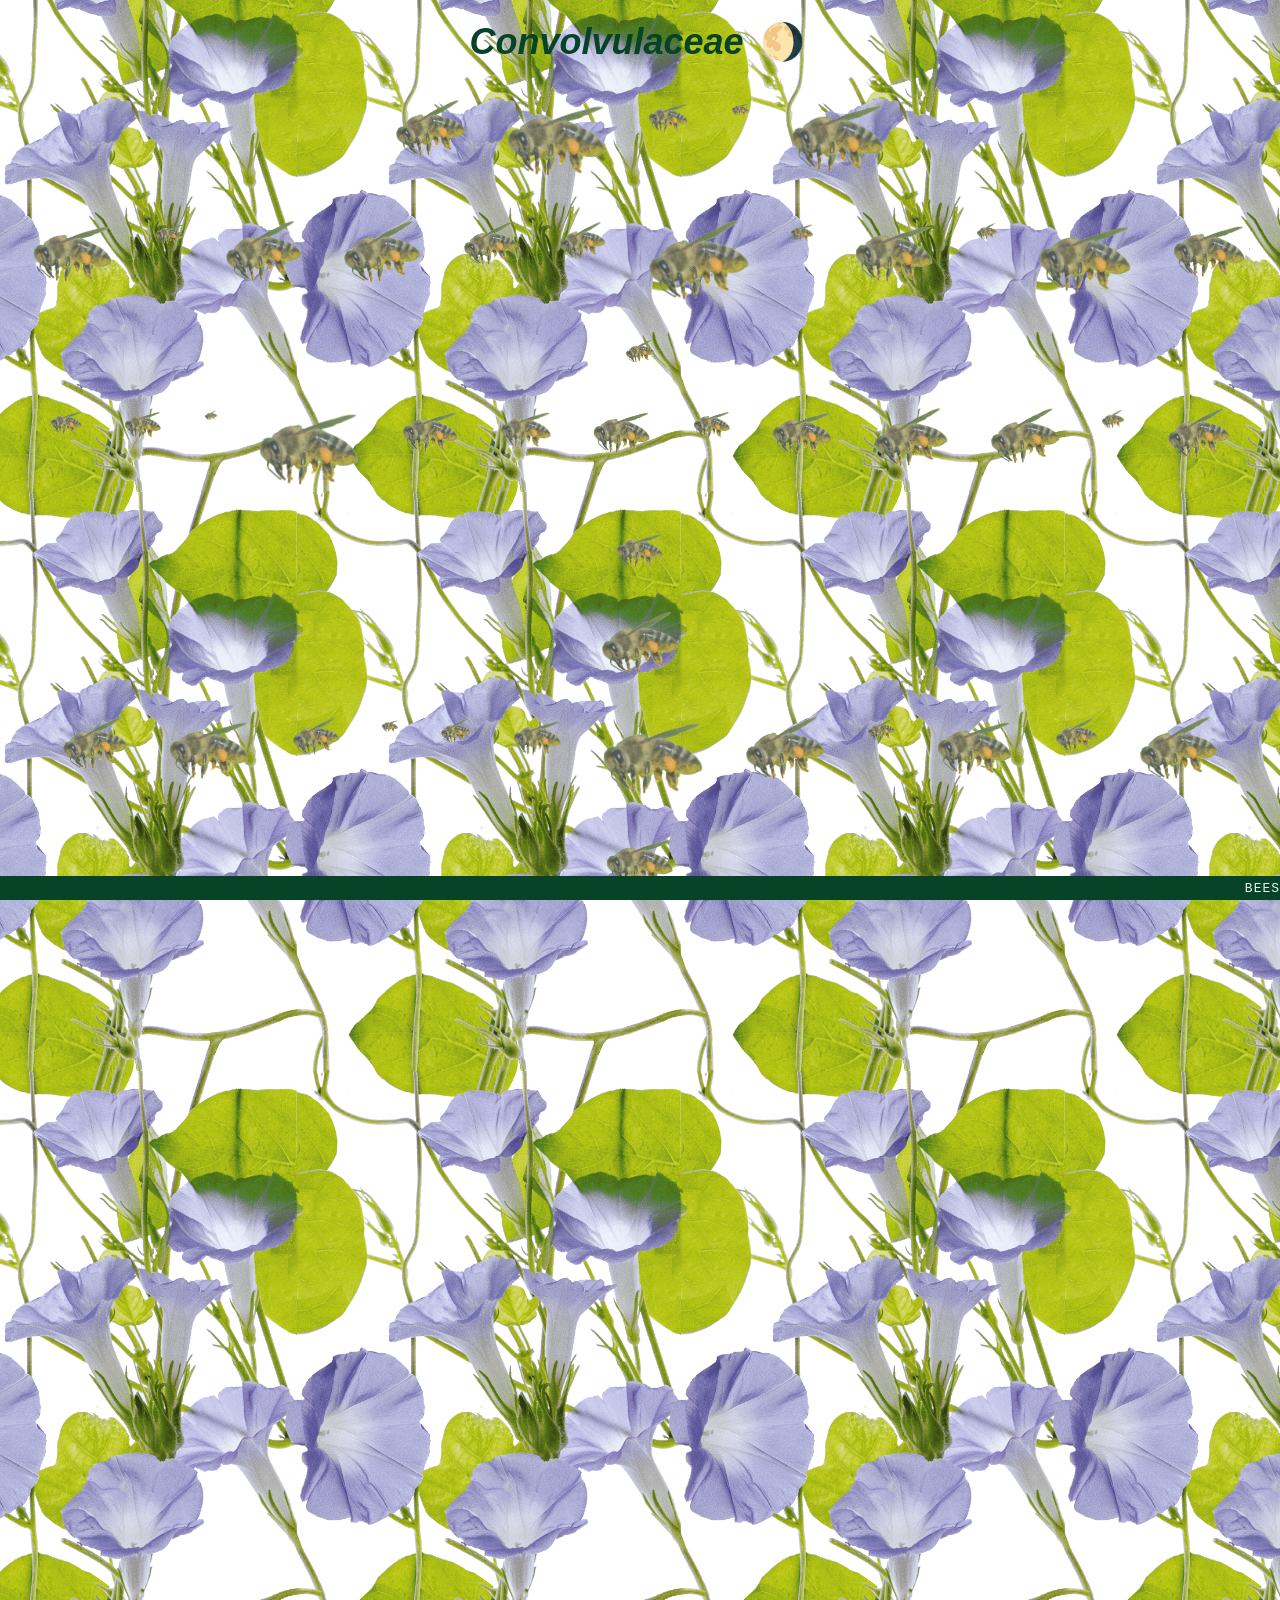
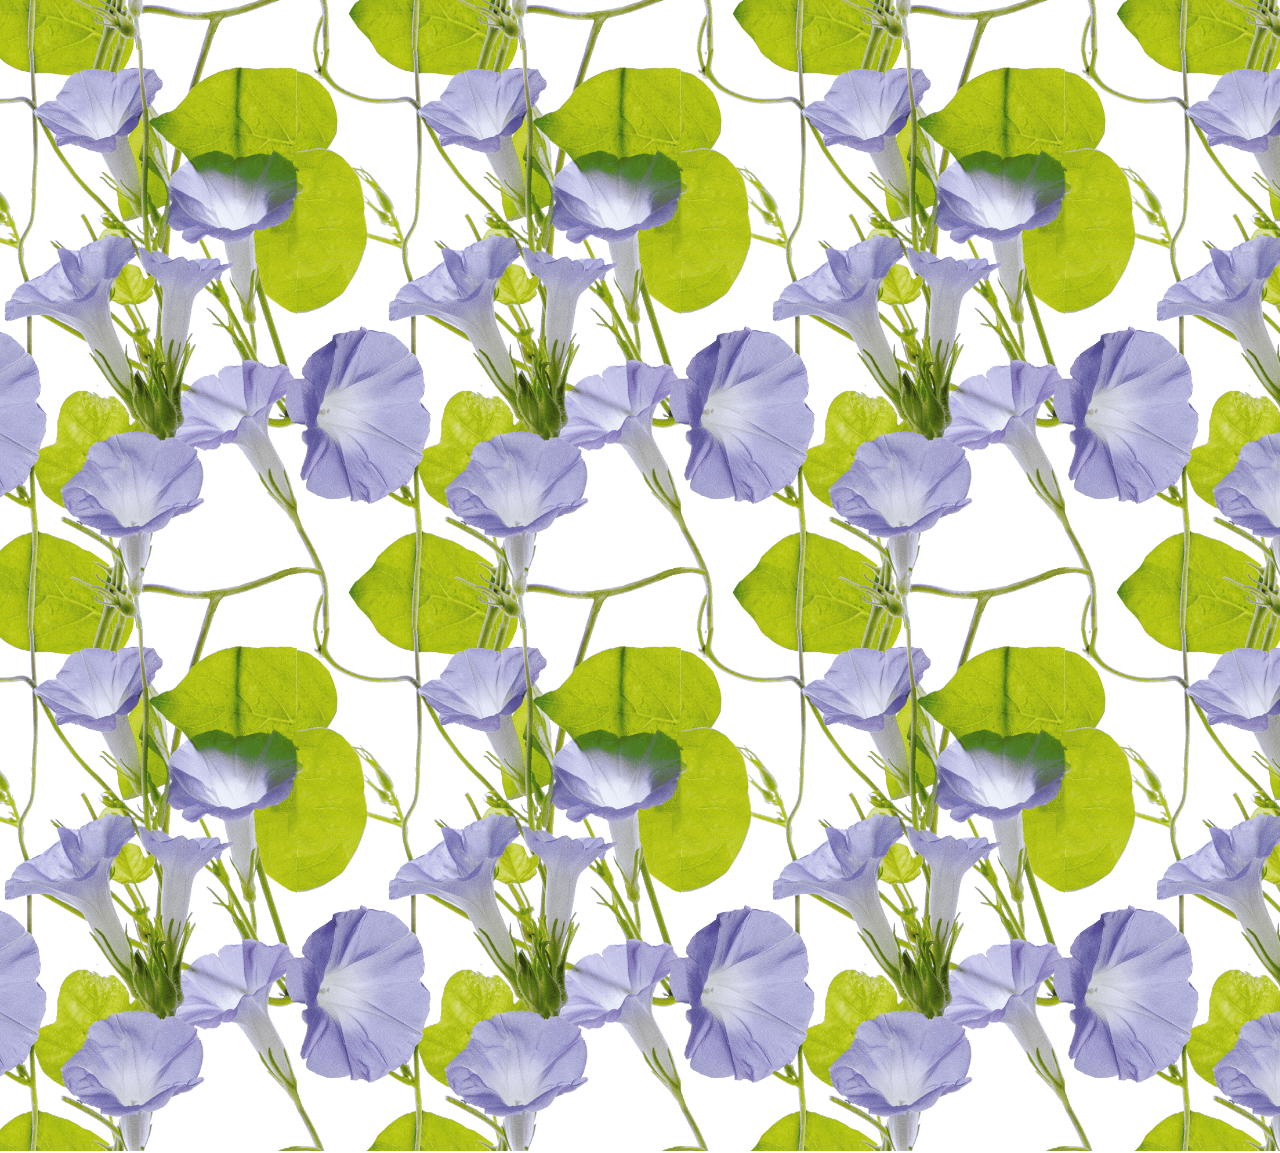
<file: index.html>
<!DOCTYPE html>
<html lang="en">

<head>
  <link rel="icon" type="image/x-icon" href="/public/favicon.ico">
  <meta http-equiv="content-type" content="text/html; charset=utf-8">
  <meta name="mobile-web-app-capable" content="yes" />
  <meta name="viewport" content="width=device-width, initial-scale=1.0">
  <title>Ethan's Website</title>
  <meta name="description" content="inspired by ribo.zone">
  <meta charset="UTF-8">
  <link href="./globals.css" rel="stylesheet" type="text/css" media="all">
</head>

<body>

  <div class="background"></div>

  <h1>
    Convolvulaceae
    <button class="toggle-button" onclick="toggleDarkMode()" title="toggle dark mode">🌖</button>
  </h1>

  <marquee class="marquee-bar" scrollamount="3">
    &nbsp;BEES 🐝🐝🐝 👑 🐝🐝🐝 👑 🐝🐝🐝 👑 🐝🐝🐝 👑 🐝🐝🐝 👑 🐝🐝🐝 !!!
  </marquee>

<div id="content-before-loading">
  <div id="sentinel"></div>
</div>

  <div id="loading-indicator" aria-label="loading">
    <span class="dot">.</span><span class="dot">.</span><span class="dot">.</span>
  </div>

  <script src="script.js"></script>
</body>

</html>
</file>
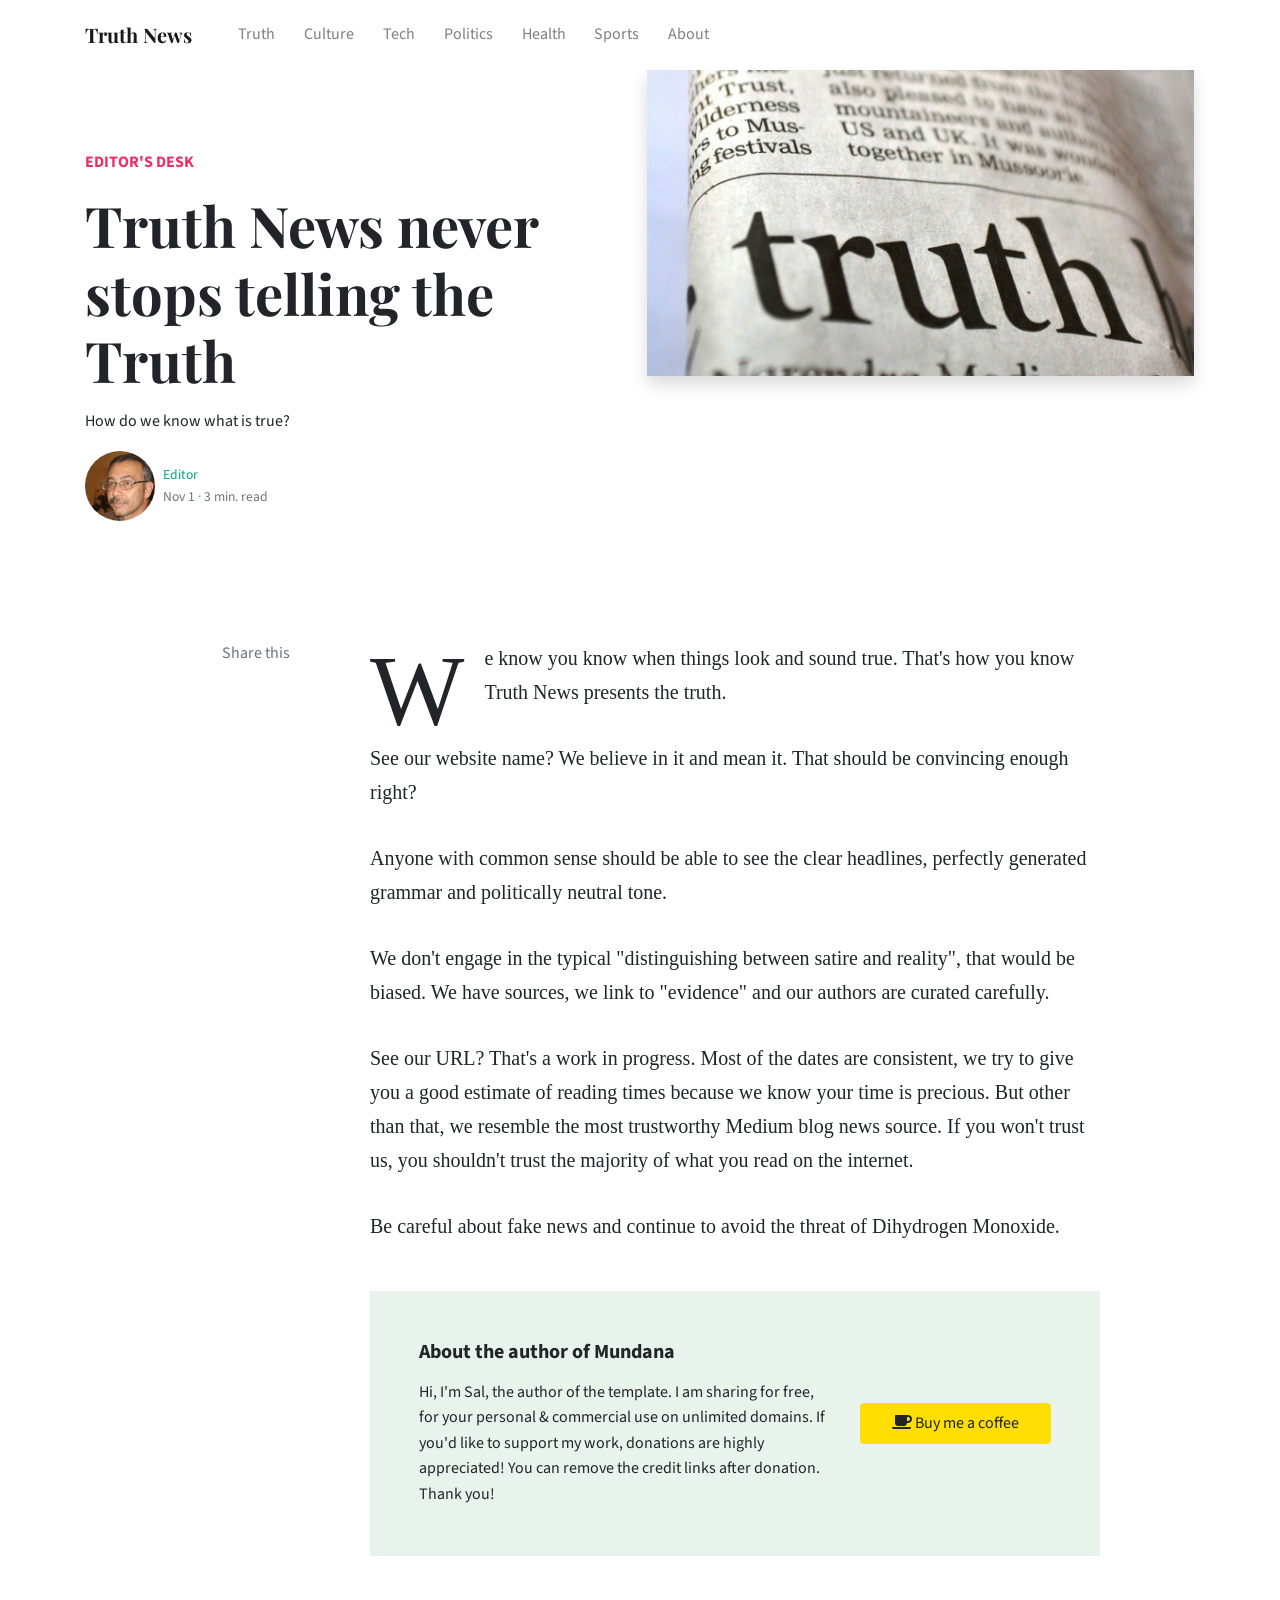
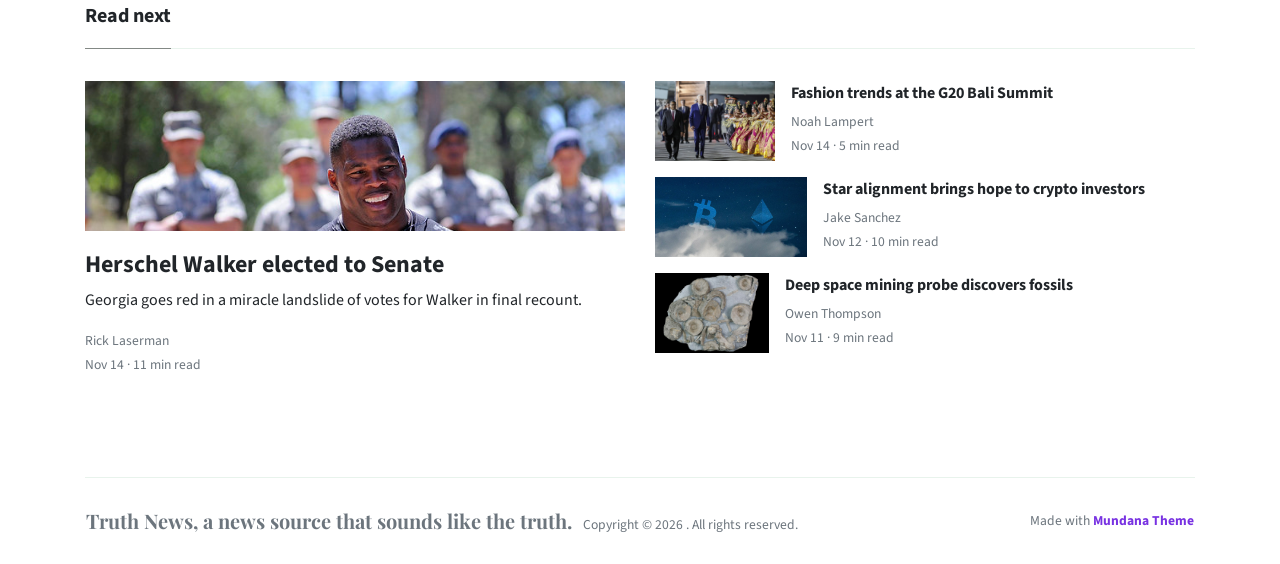
<file: about.html>
<!DOCTYPE html>
<html lang="en">
<head>
<meta charset="utf-8"/>
<link rel="apple-touch-icon" sizes="76x76" href="./assets/img/favicon.ico">
<link rel="icon" type="image/png" href="./assets/img/favicon.ico">
<meta http-equiv="X-UA-Compatible" content="IE=edge,chrome=1"/>
<title>Truth News</title>
<meta content='width=device-width, initial-scale=1.0, maximum-scale=1.0, user-scalable=0, shrink-to-fit=no' name='viewport'/>
<!-- Google Font -->
<link href="https://fonts.googleapis.com/css?family=Playfair+Display:400,700|Source+Sans+Pro:400,700" rel="stylesheet">
<!-- Font Awesome Icons -->
<link rel="stylesheet" href="https://use.fontawesome.com/releases/v5.3.1/css/all.css" integrity="sha384-mzrmE5qonljUremFsqc01SB46JvROS7bZs3IO2EmfFsd15uHvIt+Y8vEf7N7fWAU" crossorigin="anonymous">
<!-- Main CSS -->
<link href="./assets/css/main.css" rel="stylesheet"/>
</head>
<body>
<!--------------------------------------
NAVBAR
--------------------------------------->
<nav class="topnav navbar navbar-expand-lg navbar-light bg-white fixed-top">
<div class="container">
	<a class="navbar-brand" href="./index.html"><strong>Truth News</strong></a>
	<button class="navbar-toggler collapsed" type="button" data-toggle="collapse" data-target="#navbarColor02" aria-controls="navbarColor02" aria-expanded="false" aria-label="Toggle navigation">
	<span class="navbar-toggler-icon"></span>
	</button>
	<div class="navbar-collapse collapse" id="navbarColor02" style="">
		<ul class="navbar-nav mr-auto d-flex align-items-center">
			<li class="nav-item">
			<a class="nav-link" href="./index.html">Truth <span class="sr-only">(current)</span></a>
			</li>
			<li class="nav-item">
			<a class="nav-link" href="./article.html">Culture</a>
			</li>
			<li class="nav-item">
			<a class="nav-link" href="./article.html">Tech</a>
			</li>
			<li class="nav-item">
			<a class="nav-link" href="./article.html">Politics</a>
			</li>
			<li class="nav-item">
			<a class="nav-link" href="./article.html">Health</a>
			</li>
			<li class="nav-item">
			<a class="nav-link" href="./article.html">Sports</a>
			</li>            
			<li class="nav-item">
			<a class="nav-link" href="./about.html">About</a>
			</li>
		</ul>
	</div>
</div>
</nav>
<!-- End Navbar -->
    
    
<!--------------------------------------
HEADER
--------------------------------------->
<div class="container">
	<div class="jumbotron jumbotron-fluid mb-3 pl-0 pt-0 pb-0 bg-white position-relative">
		<div class="h-100 tofront">
			<div class="row justify-content-between">
				<div class="col-md-6 pt-6 pb-6 pr-6 align-self-center">
					<p class="text-uppercase font-weight-bold">
						<a class="text-danger" href="#">Editor's Desk</a>
					</p>
					<h1 class="display-4 secondfont mb-3 font-weight-bold">Truth News never stops telling the Truth</h1>
					<p class="mb-3">
						 How do we know what is true?
					</p>
					<div class="d-flex align-items-center">
                        <a target="_blank" href="https://thispersondoesnotexist.com/"><img class="rounded-circle" src="assets/img/demo/avatar2.jpg" width="70"></a>
                        <small class="ml-2"><a target="_blank" href="https://thispersondoesnotexist.com/">Editor</a> <span class="text-muted d-block">Nov 1 &middot; 3 min. read</span>
						</small>
					</div>
				</div>
				<div class="col-md-6 pr-0">
					<img src="./assets/img/demo/home.jpg" class="shadow">
				</div>
			</div>
		</div>
	</div>
</div>
<!-- End Header -->
    
<!--------------------------------------
MAIN
--------------------------------------->    
<div class="container pt-4 pb-4">
	<div class="row justify-content-center">
		<div class="col-lg-2 pr-4 mb-4 col-md-12 text-center">
			<div class="sticky-top text-center">
				<div class="text-muted">
					Share this
				</div>
				<div class="share d-inline-block">
					<!-- AddToAny BEGIN -->
					<div class="a2a_kit a2a_kit_size_32 a2a_default_style">
						<a class="a2a_dd" href="https://www.addtoany.com/share"></a>
						<a class="a2a_button_facebook"></a>
						<a class="a2a_button_twitter"></a>
					</div>
					<script async src="https://static.addtoany.com/menu/page.js"></script>
					<!-- AddToAny END -->
				</div>
			</div>
		</div>
		<div class="col-md-12 col-lg-8">
			<article class="article-post">
			<p>
                We know you know when things look and sound true. That's how you know Truth News presents the truth.
			</p>
			<p>
				 See our website name? We believe in it and mean it. That should be convincing enough right?
			<p>
				 Anyone with common sense should be able to see the clear headlines, perfectly generated grammar and politically neutral tone.
			</p>
			<p>
				We don't engage in the typical "distinguishing between satire and reality", that would be biased. We have sources, we link to "evidence" and our authors are curated carefully.
			</p>
			<p>
				See our URL? That's a work in progress. Most of the dates are consistent, we try to give you a good estimate of reading times because we know your time is precious. But other than that, we resemble the most trustworthy Medium blog news source. If you won't trust us, you shouldn't trust the majority of what you read on the internet.
			</p>
			<p>
				Be careful about fake news and continue to avoid the threat of Dihydrogen Monoxide.
			</p>
			</article>
			<div class="border p-5 bg-lightblue mt-5">
				<div class="row justify-content-between align-items-center">
					<div class="col-md-8 mb-2 mb-md-0">
						<h5 class="font-weight-bold mb-3">About the author of Mundana</h5>
						 Hi, I'm Sal, the author of the template. I am sharing for free, for your personal &amp; commercial use on unlimited domains. If you'd like to support my work, donations are highly appreciated! You can remove the credit links after donation. Thank you!
					</div>
					<div class="col-md-4">
						<a target="_blank" href="https://www.buymeacoffee.com/sal" class="btn btn-warning btn-block"><i class="fa fa-coffee"></i> Buy me a coffee</a>
					</div>
				</div>
			</div>
		</div>
	</div>
</div>
    
<div class="container pt-4 pb-4">
	<h5 class="font-weight-bold spanborder"><span>Read next</span></h5>
	<div class="row">
		<div class="col-lg-6">
			<div class="card border-0 mb-4 box-shadow h-xl-300">
				<div style="background-image: url(./assets/img/demo/1.jpg); height: 150px; background-size: cover; background-repeat: no-repeat;">
				</div>
				<div class="card-body px-0 pb-0 d-flex flex-column align-items-start">
					<h2 class="h4 font-weight-bold">
					<a class="text-dark" href="#">Herschel Walker elected to Senate</a>
					</h2>
					<p class="card-text">
						Georgia goes red in a miracle landslide of votes for Walker in final recount.
					</p>
					<div>
						<small class="d-block"><a class="text-muted" href="https://thispersondoesnotexist.com/">Rick Laserman</a></small>
						<small class="text-muted">Nov 14 · 11 min read</small>
					</div>
				</div>
			</div>
		</div>
		<div class="col-lg-6">
			<div class="flex-md-row mb-4 box-shadow h-xl-300">
				<div class="mb-3 d-flex align-items-center">
					<img height="80" src="./assets/img/demo/blog4.jpg">
					<div class="pl-3">
						<h2 class="mb-2 h6 font-weight-bold">
						<a class="text-dark" href="./article.html">Fashion trends at the G20 Bali Summit</a>
						</h2>
						<div class="card-text text-muted small">
							Noah Lampert 
						</div>
						<small class="text-muted">Nov 14 · 5 min read</small>
					</div>
				</div>
				<div class="mb-3 d-flex align-items-center">
					<img height="80" src="./assets/img/demo/blog5.jpg">
					<div class="pl-3">
						<h2 class="mb-2 h6 font-weight-bold">
						<a class="text-dark" href="./article.html">Star alignment brings hope to crypto investors</a>
						</h2>
						<div class="card-text text-muted small">
							Jake Sanchez 
						</div>
						<small class="text-muted">Nov 12 · 10 min read</small>
					</div>
				</div>
				<div class="mb-3 d-flex align-items-center">
					<img height="80" src="./assets/img/demo/blog6.jpg">
					<div class="pl-3">
						<h2 class="mb-2 h6 font-weight-bold">
						<a class="text-dark" href="./article.html">Deep space mining probe discovers fossils</a>
						</h2>
						<div class="card-text text-muted small">
							Owen Thompson 
						</div>
						<small class="text-muted">Nov 11 · 9 min read</small>
					</div>
				</div>
			</div>
		</div>
	</div>
</div>
<!-- End Main -->
    
<!--------------------------------------
FOOTER
--------------------------------------->
<div class="container mt-5">
	<footer class="bg-white border-top p-3 text-muted small">
	<div class="row align-items-center justify-content-between">
		<div>
            <span class="navbar-brand mr-2"><strong>Truth News, a news source that sounds like the truth.</strong></span> Copyright &copy;
			<script>document.write(new Date().getFullYear())</script>
			 . All rights reserved.
		</div>
		<div>
			Made with <a target="_blank" class="text-secondary font-weight-bold" href="https://www.wowthemes.net/mundana-free-html-bootstrap-template/">Mundana Theme</a>
		</div>
	</div>
	</footer>
</div>
<!-- End Footer -->
    
<!--------------------------------------
JAVASCRIPTS
--------------------------------------->
<script src="./assets/js/vendor/jquery.min.js" type="text/javascript"></script>
<script src="./assets/js/vendor/popper.min.js" type="text/javascript"></script>
<script src="./assets/js/vendor/bootstrap.min.js" type="text/javascript"></script>
<script src="./assets/js/functions.js" type="text/javascript"></script>
</body>
</html>
</file>
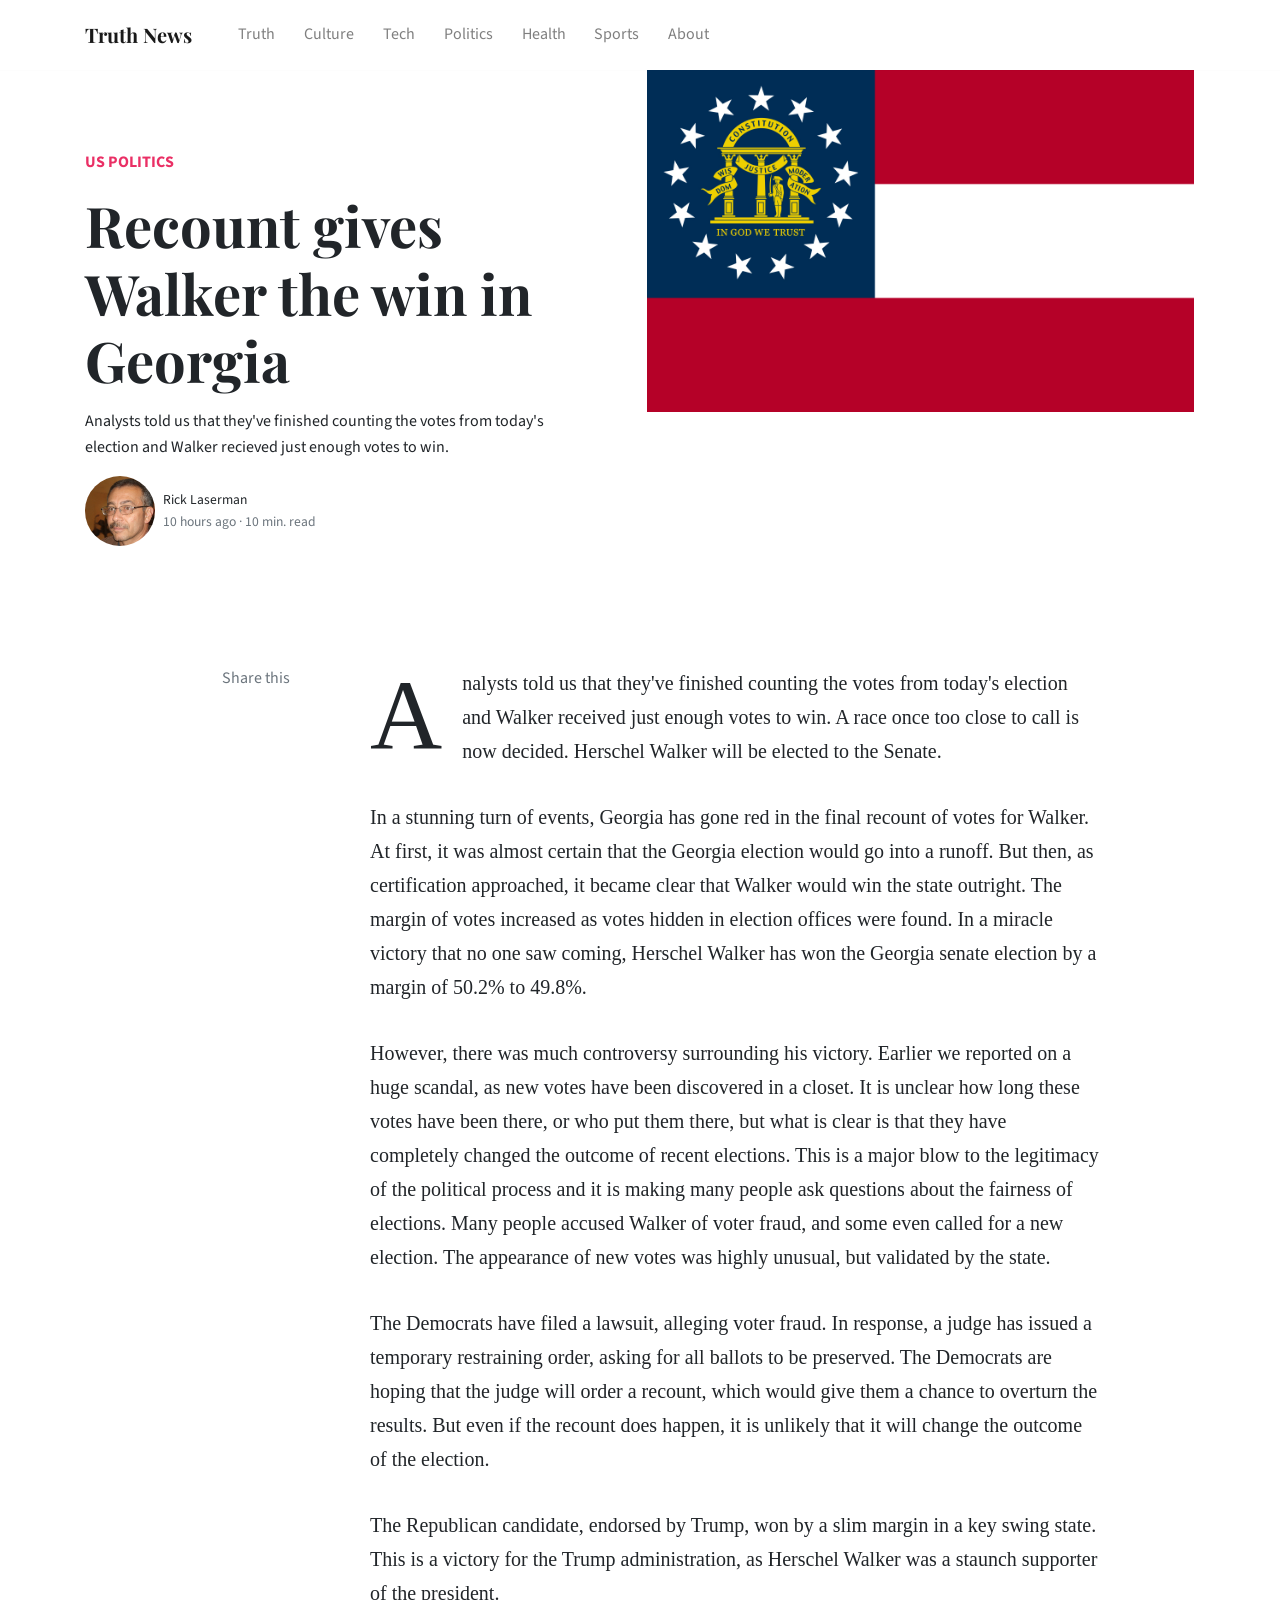
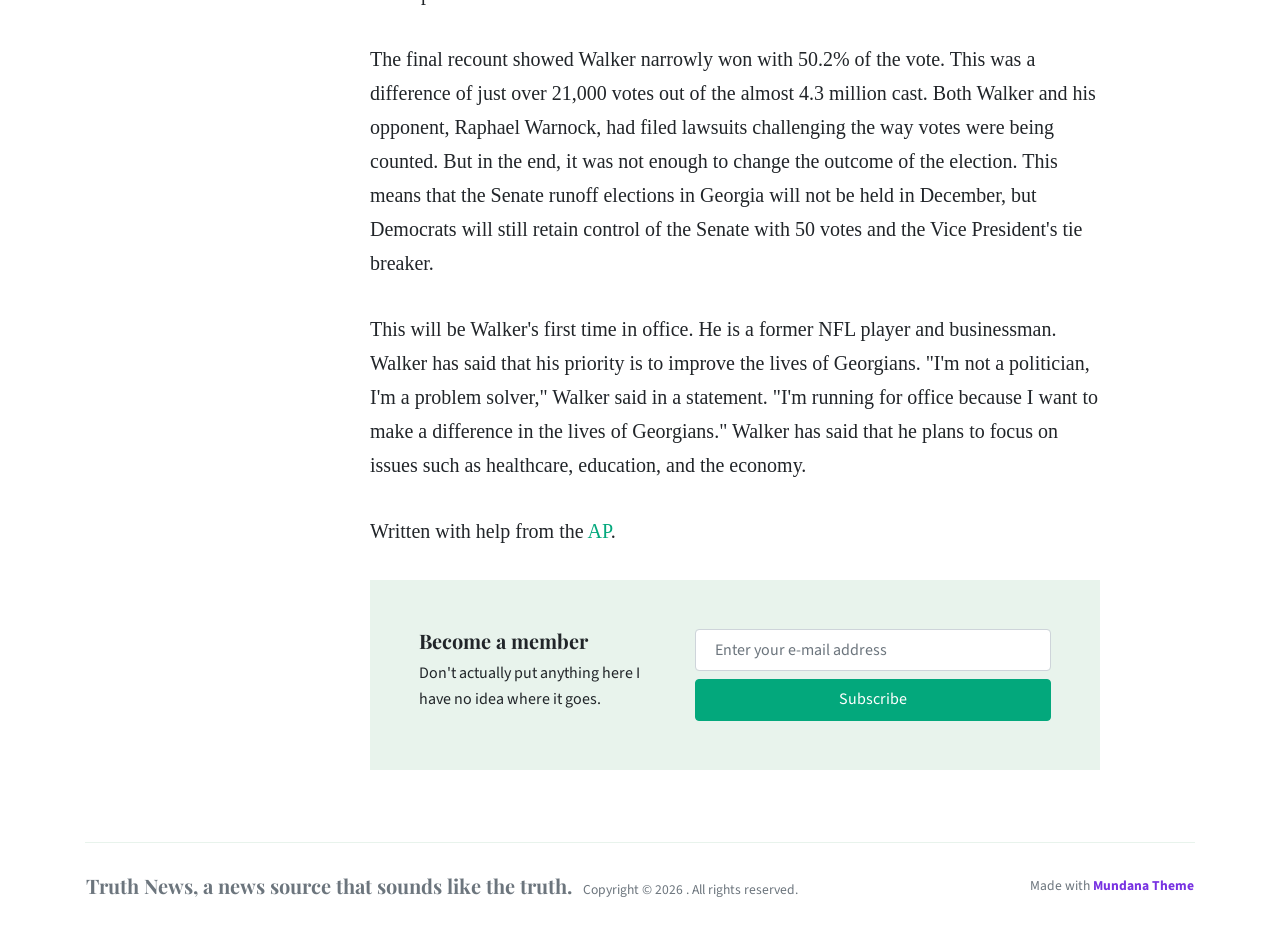
<file: article.html>
<!DOCTYPE html>
<html lang="en">
<head>
<meta charset="utf-8"/>
<link rel="apple-touch-icon" sizes="76x76" href="./assets/img/favicon.ico">
<link rel="icon" type="image/png" href="./assets/img/favicon.ico">
<meta http-equiv="X-UA-Compatible" content="IE=edge,chrome=1"/>
<title>Truth News</title>
<meta content='width=device-width, initial-scale=1.0, maximum-scale=1.0, user-scalable=0, shrink-to-fit=no' name='viewport'/>
<!-- Google Font -->
<link href="https://fonts.googleapis.com/css?family=Playfair+Display:400,700|Source+Sans+Pro:400,700" rel="stylesheet">
<!-- Font Awesome Icons -->
<link rel="stylesheet" href="https://use.fontawesome.com/releases/v5.3.1/css/all.css" integrity="sha384-mzrmE5qonljUremFsqc01SB46JvROS7bZs3IO2EmfFsd15uHvIt+Y8vEf7N7fWAU" crossorigin="anonymous">
<!-- Main CSS -->
<link href="./assets/css/main.css" rel="stylesheet"/>
</head>
<body>
<!--------------------------------------
NAVBAR
--------------------------------------->
<nav class="topnav navbar navbar-expand-lg navbar-light bg-white fixed-top">
<div class="container">
	<a class="navbar-brand" href="./index.html"><strong>Truth News</strong></a>
	<button class="navbar-toggler collapsed" type="button" data-toggle="collapse" data-target="#navbarColor02" aria-controls="navbarColor02" aria-expanded="false" aria-label="Toggle navigation">
	<span class="navbar-toggler-icon"></span>
	</button>
	<div class="navbar-collapse collapse" id="navbarColor02" style="">
		<ul class="navbar-nav mr-auto d-flex align-items-center">
			<li class="nav-item">
			<a class="nav-link" href="./index.html">Truth <span class="sr-only">(current)</span></a>
			</li>
			<li class="nav-item">
			<a class="nav-link" href="./category.html">Culture</a>
			</li>
			<li class="nav-item">
			<a class="nav-link" href="./category.html">Tech</a>
			</li>
			<li class="nav-item">
			<a class="nav-link" href="./category.html">Politics</a>
			</li>
			<li class="nav-item">
			<a class="nav-link" href="./category.html">Health</a>
			</li>
			<li class="nav-item">
			<a class="nav-link" href="./category.html">Sports</a>
			</li>
			<li class="nav-item">
			<a class="nav-link" href="./about.html">About</a>
			</li>
		</ul>
	</div>
</div>
</nav>
<!-- End Navbar -->
    
<!--------------------------------------
HEADER
--------------------------------------->
<div class="container">
	<div class="jumbotron jumbotron-fluid mb-3 pl-0 pt-0 pb-0 bg-white position-relative">
		<div class="h-100 tofront">
			<div class="row justify-content-between">
				<div class="col-md-6 pt-6 pb-6 pr-6 align-self-center">
					<p class="text-uppercase font-weight-bold">
						<a class="text-danger" href="./category.html">US Politics</a>
					</p>
					<h1 class="display-4 secondfont mb-3 font-weight-bold">Recount gives Walker the win in Georgia</h1>
					<p class="mb-3">
						Analysts told us that they've finished counting the votes from today's election and Walker recieved just enough votes to win.
					</p>
					<div class="d-flex align-items-center">
						<img class="rounded-circle" src="assets/img/demo/avatar2.jpg" width="70">
						<small class="ml-2">Rick Laserman <span class="text-muted d-block">10 hours ago &middot; 10 min. read</span>
						</small>
					</div>
				</div>
				<div class="col-md-6 pr-0">
					<img src="./assets/img/demo/intro.jpg">
				</div>
			</div>
		</div>
	</div>
</div>
<!-- End Header -->
    
<!--------------------------------------
MAIN
--------------------------------------->
<div class="container pt-4 pb-4">
	<div class="row justify-content-center">
		<div class="col-lg-2 pr-4 mb-4 col-md-12">
			<div class="sticky-top text-center">
				<div class="text-muted">
					Share this
				</div>
				<div class="share d-inline-block">
					<!-- AddToAny BEGIN -->
					<div class="a2a_kit a2a_kit_size_32 a2a_default_style">
						<a class="a2a_dd" href="https://www.addtoany.com/share"></a>
						<a class="a2a_button_facebook"></a>
						<a class="a2a_button_twitter"></a>
					</div>
					<script async src="https://static.addtoany.com/menu/page.js"></script>
					<!-- AddToAny END -->
				</div>
			</div>
		</div>
		<div class="col-md-12 col-lg-8">
			<article class="article-post">
			<p>
				 Analysts told us that they've finished counting the votes from today's election and Walker received just enough votes to win. A race once too close to call is now decided. Herschel Walker will be elected to the Senate.
			</p>
			<p>
				 In a stunning turn of events, Georgia has gone red in the final recount of votes for Walker. At first, it was almost certain that the Georgia election would go into a runoff. But then, as certification approached, it became clear that Walker would win the state outright. The margin of votes increased as votes hidden in election offices were found. In a miracle victory that no one saw coming, Herschel Walker has won the Georgia senate election by a margin of 50.2% to 49.8%. 
			</p>
			<p>
				 However, there was much controversy surrounding his victory. Earlier we reported on a huge scandal, as new votes have been discovered in a closet. It is unclear how long these votes have been there, or who put them there, but what is clear is that they have completely changed the outcome of recent elections. This is a major blow to the legitimacy of the political process and it is making many people ask questions about the fairness of elections. Many people accused Walker of voter fraud, and some even called for a new election. The appearance of new votes was highly unusual, but validated by the state. 
			</p>
			<p>
				 The Democrats have filed a lawsuit, alleging voter fraud. In response, a judge has issued a temporary restraining order, asking for all ballots to be preserved. The Democrats are hoping that the judge will order a recount, which would give them a chance to overturn the results. But even if the recount does happen, it is unlikely that it will change the outcome of the election.
			</p>
			<p>
				The Republican candidate, endorsed by Trump, won by a slim margin in a key swing state. This is a victory for the Trump administration, as Herschel Walker was a staunch supporter of the president.
			</p>
			<p>
				The final recount showed Walker narrowly won with 50.2% of the vote. This was a difference of just over 21,000 votes out of the almost 4.3 million cast. Both Walker and his opponent, Raphael Warnock, had filed lawsuits challenging the way votes were being counted. But in the end, it was not enough to change the outcome of the election. This means that the Senate runoff elections in Georgia will not be held in December, but Democrats will still retain control of the Senate with 50 votes and the Vice President's tie breaker.
			</p>
			<p>
				This will be Walker's first time in office. He is a former NFL player and businessman. Walker has said that his priority is to improve the lives of Georgians. "I'm not a politician, I'm a problem solver," Walker said in a statement. "I'm running for office because I want to make a difference in the lives of Georgians." Walker has said that he plans to focus on issues such as healthcare, education, and the economy.
			</p>
			<p>
				Written with help from the <a href="https://beta.openai.com/playground">AP</a>.
			</p>
			</article>
			<div class="border p-5 bg-lightblue">
				<div class="row justify-content-between">
					<div class="col-md-5 mb-2 mb-md-0">
						<h5 class="font-weight-bold secondfont">Become a member</h5>
						 Don't actually put anything here I have no idea where it goes.
					</div>
					<div class="col-md-7">
						<div class="row">
							<div class="col-md-12">
								<input type="text" class="form-control" placeholder="Enter your e-mail address">
							</div>
							<div class="col-md-12 mt-2">
								<button type="submit" class="btn btn-success btn-block">Subscribe</button>
							</div>
						</div>
					</div>
				</div>
			</div>
		</div>
	</div>
</div>
<!-- End Main -->
    
<!--------------------------------------
FOOTER
--------------------------------------->
<div class="container mt-5">
	<footer class="bg-white border-top p-3 text-muted small">
	<div class="row align-items-center justify-content-between">
		<div>
			<span class="navbar-brand mr-2"><strong>Truth News, a news source that sounds like the truth.</strong></span> Copyright &copy;
			<script>document.write(new Date().getFullYear())</script>
			 . All rights reserved.
		</div>
		<div>
			 Made with <a target="_blank" class="text-secondary font-weight-bold" href="https://www.wowthemes.net/mundana-free-html-bootstrap-template/">Mundana Theme</a>
		</div>
	</div>
	</footer>
</div>
<!-- End Footer -->
    
<!--------------------------------------
JAVASCRIPTS
--------------------------------------->
<script src="./assets/js/vendor/jquery.min.js" type="text/javascript"></script>
<script src="./assets/js/vendor/popper.min.js" type="text/javascript"></script>
<script src="./assets/js/vendor/bootstrap.min.js" type="text/javascript"></script>
<script src="./assets/js/functions.js" type="text/javascript"></script>
</body>
</html>
</file>
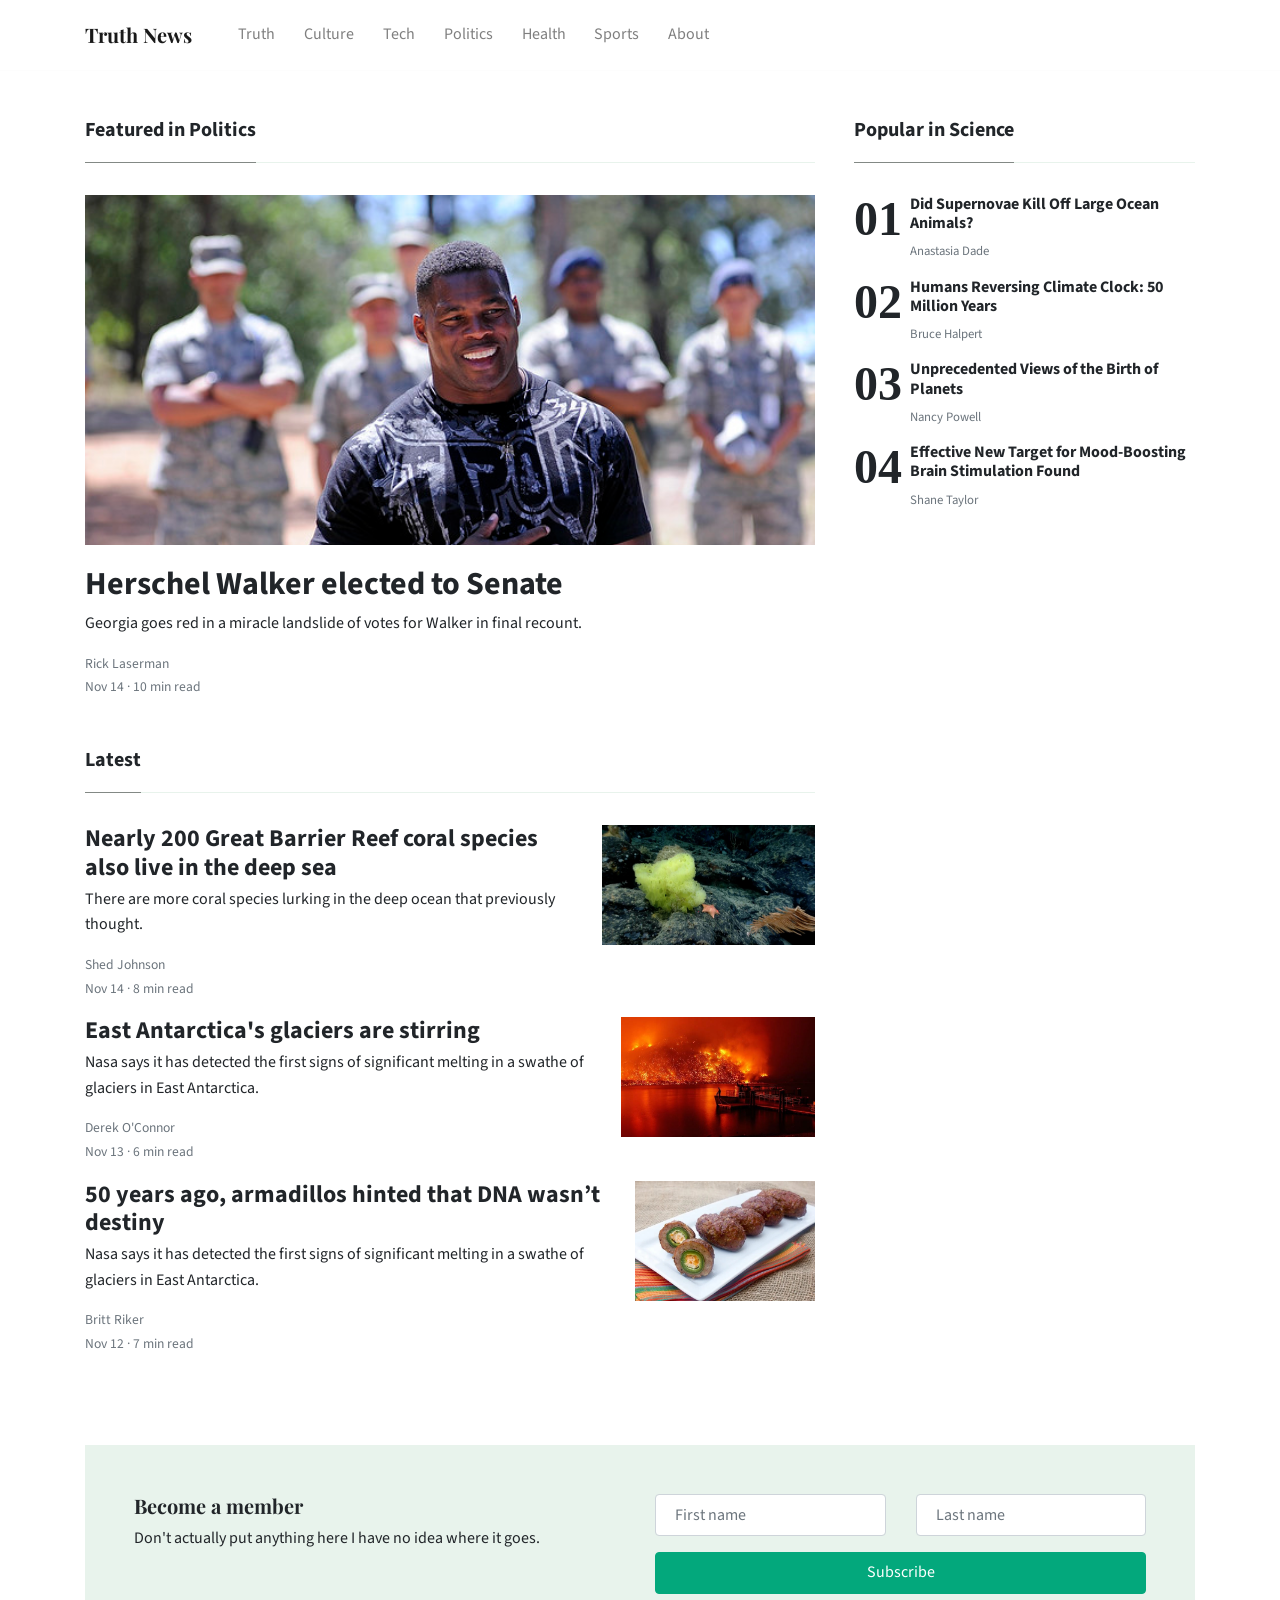
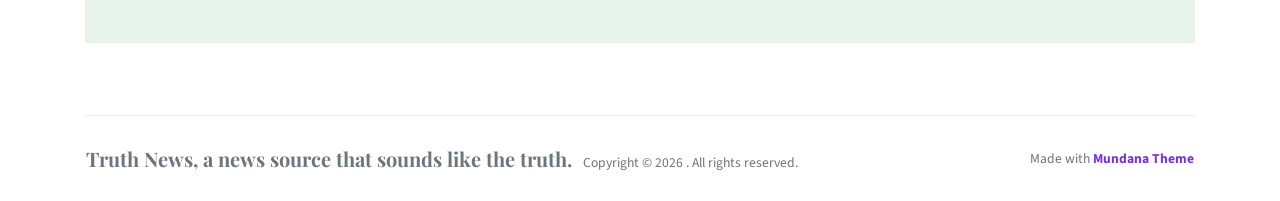
<file: category.html>
<!DOCTYPE html>
<html lang="en">
<head>
<meta charset="utf-8"/>
<link rel="apple-touch-icon" sizes="76x76" href="./assets/img/favicon.ico">
<link rel="icon" type="image/png" href="./assets/img/favicon.ico">
<meta http-equiv="X-UA-Compatible" content="IE=edge,chrome=1"/>
<title>Truth News</title>
<meta content='width=device-width, initial-scale=1.0, maximum-scale=1.0, user-scalable=0, shrink-to-fit=no' name='viewport'/>
<!-- Google Font -->
<link href="https://fonts.googleapis.com/css?family=Playfair+Display:400,700|Source+Sans+Pro:400,700" rel="stylesheet">
<!-- Font Awesome Icons -->
<link rel="stylesheet" href="https://use.fontawesome.com/releases/v5.3.1/css/all.css" integrity="sha384-mzrmE5qonljUremFsqc01SB46JvROS7bZs3IO2EmfFsd15uHvIt+Y8vEf7N7fWAU" crossorigin="anonymous">
<!-- Main CSS -->
<link href="./assets/css/main.css" rel="stylesheet"/>
</head>
<body>
<!--------------------------------------
NAVBAR
--------------------------------------->
<nav class="topnav navbar navbar-expand-lg navbar-light bg-white fixed-top">
<div class="container">
	<a class="navbar-brand" href="./index.html"><strong>Truth News</strong></a>
	<button class="navbar-toggler collapsed" type="button" data-toggle="collapse" data-target="#navbarColor02" aria-controls="navbarColor02" aria-expanded="false" aria-label="Toggle navigation">
	<span class="navbar-toggler-icon"></span>
	</button>
	<div class="navbar-collapse collapse" id="navbarColor02" style="">
		<ul class="navbar-nav mr-auto d-flex align-items-center">
			<li class="nav-item">
			<a class="nav-link" href="./index.html">Truth <span class="sr-only">(current)</span></a>
			</li>
			<li class="nav-item">
			<a class="nav-link" href="./article.html">Culture</a>
			</li>
			<li class="nav-item">
			<a class="nav-link" href="./article.html">Tech</a>
			</li>
			<li class="nav-item">
			<a class="nav-link" href="./article.html">Politics</a>
			</li>
			<li class="nav-item">
			<a class="nav-link" href="./article.html">Health</a>
			</li>
			<li class="nav-item">
			<a class="nav-link" href="./article.html">Sports</a>
			</li>
			<li class="nav-item">
			<a class="nav-link" href="./about.html">About</a>
			</li>
		</ul>
	</div>
</div>
</nav>
<!-- End Navbar -->
    
<!--------------------------------------
Main
--------------------------------------->
<div class="container mt-5 mb-5">
	<div class="row">
		<div class="col-md-8">
			<h5 class="font-weight-bold spanborder"><span>Featured in Politics</span></h5>
			<div class="card border-0 mb-5 box-shadow">
				<div style="background-image: url(./assets/img/demo/1.jpg); height: 350px; background-size: cover; background-repeat: no-repeat;">
				</div>
				<div class="card-body px-0 pb-0 d-flex flex-column align-items-start">
					<h2 class="h2 font-weight-bold">
					<a class="text-dark" href="./article.html">Herschel Walker elected to Senate</a>
					</h2>
					<p class="card-text">
						Georgia goes red in a miracle landslide of votes for Walker in final recount.
					</p>
					<div>
						<small class="d-block"><a class="text-muted" href="https://thispersondoesnotexist.com/">Rick Laserman</a></small>
						<small class="text-muted">Nov 14 · 10 min read</small>
					</div>
				</div>
			</div>
			<h5 class="font-weight-bold spanborder"><span>Latest</span></h5>
			<div class="mb-3 d-flex justify-content-between">
				<div class="pr-3">
					<h2 class="mb-1 h4 font-weight-bold">
					<a class="text-dark" href="./article.html">Nearly 200 Great Barrier Reef coral species also live in the deep sea</a>
					</h2>
					<p>
						 There are more coral species lurking in the deep ocean that previously thought.
					</p>
					<div class="card-text text-muted small">
						 Shed Johnson
					</div>
					<small class="text-muted">Nov 14 · 8 min read</small>
				</div>
				<img height="120" src="./assets/img/demo/blog8.jpg">
			</div>
			<div class="mb-3 d-flex justify-content-between">
				<div class="pr-3">
					<h2 class="mb-1 h4 font-weight-bold">
					<a class="text-dark" href="./article.html">East Antarctica's glaciers are stirring</a>
					</h2>
					<p>
						 Nasa says it has detected the first signs of significant melting in a swathe of glaciers in East Antarctica.
					</p>
					<div class="card-text text-muted small">
						 Derek O'Connor
					</div>
					<small class="text-muted">Nov 13 · 6 min read</small>
				</div>
				<img height="120" src="./assets/img/demo/4.jpg">
			</div>
			<div class="mb-3 d-flex justify-content-between">
				<div class="pr-3">
					<h2 class="mb-1 h4 font-weight-bold">
					<a class="text-dark" href="./article.html">50 years ago, armadillos hinted that DNA wasn’t destiny</a>
					</h2>
					<p>
						 Nasa says it has detected the first signs of significant melting in a swathe of glaciers in East Antarctica.
					</p>
					<div class="card-text text-muted small">
						 Britt Riker
					</div>
					<small class="text-muted">Nov 12 · 7 min read</small>
				</div>
				<img height="120" src="./assets/img/demo/5.jpg">
			</div>
		</div>
		<div class="col-md-4 pl-4">
			<div class="sticky-top">
				<h5 class="font-weight-bold spanborder"><span>Popular in Science</span></h5>
				<ol class="list-featured">
					<li>
					<span>
					<h6 class="font-weight-bold">
					<a href="./article.html" class="text-dark">Did Supernovae Kill Off Large Ocean Animals?</a>
					</h6>
					<p class="text-muted">
						 Anastasia Dade
					</p>
					</span>
					</li>
					<li>
					<span>
					<h6 class="font-weight-bold">
					<a href="./article.html" class="text-dark">Humans Reversing Climate Clock: 50 Million Years</a>
					</h6>
					<p class="text-muted">
						 Bruce Halpert
					</p>
					</span>
					</li>
					<li>
					<span>
					<h6 class="font-weight-bold">
					<a href="./article.html" class="text-dark">Unprecedented Views of the Birth of Planets</a>
					</h6>
					<p class="text-muted">
						 Nancy Powell
					</p>
					</span>
					</li>
					<li>
					<span>
					<h6 class="font-weight-bold">
					<a href="./article.html" class="text-dark">Effective New Target for Mood-Boosting Brain Stimulation Found</a>
					</h6>
					<p class="text-muted">
						 Shane Taylor
					</p>
					</span>
					</li>
				</ol>
			</div>
		</div>
	</div>
</div>
    
<div class="container pt-4 pb-4">
	<div class="border p-5 bg-lightblue">
		<div class="row justify-content-between">
			<div class="col-md-6">
				<h5 class="font-weight-bold secondfont">Become a member</h5>
				Don't actually put anything here I have no idea where it goes.
			</div>
			<div class="col-md-6">
				<div class="row">
					<div class="col-md-6">
						<input type="text" class="form-control" placeholder="First name">
					</div>
					<div class="col-md-6">
						<input type="text" class="form-control" placeholder="Last name">
					</div>
					<div class="col-md-12 mt-3">
						<button type="submit" class="btn btn-success btn-block">Subscribe</button>
					</div>
				</div>
			</div>
		</div>
	</div>
</div>
<!-- End Main -->
    
<!--------------------------------------
FOOTER
--------------------------------------->
<div class="container mt-5">
	<footer class="bg-white border-top p-3 text-muted small">
	<div class="row align-items-center justify-content-between">
		<div>
			<span class="navbar-brand mr-2"><strong>Truth News, a news source that sounds like the truth.</strong></span> Copyright &copy;
			<script>document.write(new Date().getFullYear())</script>
			 . All rights reserved.
		</div>
		<div>
			 Made with <a target="_blank" class="text-secondary font-weight-bold" href="https://www.wowthemes.net/mundana-free-html-bootstrap-template/">Mundana Theme</a>
		</div>
	</div>
	</footer>
</div>
<!-- End Footer -->
    
<!--------------------------------------
JAVASCRIPTS
--------------------------------------->
<script src="./assets/js/vendor/jquery.min.js" type="text/javascript"></script>
<script src="./assets/js/vendor/popper.min.js" type="text/javascript"></script>
<script src="./assets/js/vendor/bootstrap.min.js" type="text/javascript"></script>
<script src="./assets/js/functions.js" type="text/javascript"></script>
</body>
</html>
</file>
<file: globals.css>
:root {
  --background: white;
  --foreground: black;
  --primary-color: #074327;
  --background-image: url("public/wallpaper.png");
  --marquee-bg: #074327;
  --marquee-fg: #e8f5e9;
}

body.dark-mode {
  --background: #042814;
  --foreground: #e0d8bd;
  --primary-color: #89c192;
  --background-image: url("public/wallpaper.png");
  --marquee-bg: #89c192;
  --marquee-fg: #042814;
}

body {
  font-family: "Open Sans", Helvetica, sans-serif;
  color: var(--foreground);
  margin: 0;
  padding: 0;
  min-height: 100vh;
  background-color: var(--background);
  background-image: var(--background-image);
  background-repeat: repeat;
  background-size: 30vw;
  background-attachment: scroll;
  transition: background-color 0.4s ease, color 0.4s ease;
}

h1 {
  margin: 20px;
  font-style: italic;
  text-align: center;
  font-size: 36px;
  color: var(--primary-color);
}

p {
  font-size: 18px;
  line-height: 1.6;
  margin-bottom: 20px;
}

/* ── Dark mode toggle ───────────────────────────── */
.toggle-button {
  text-align: center;
  color: white;
  border: none;
  background: none;
  cursor: pointer;
  font-size: inherit;
}
.toggle-button:hover {
  opacity: 0.8;
}

/* ── Retro marquee bar ──────────────────────────── */
.marquee-bar {
  display: block;
  position: fixed;
  bottom: 0;
  left: 0;
  width: 100%;
  background-color: var(--marquee-bg);
  color: var(--marquee-fg);
  font-size: 13px;
  letter-spacing: 0.08em;
  padding: 4px 0;
  font-family: monospace;
  transition: background-color 0.4s ease, color 0.4s ease;
  z-index: 10;
}

/* ── Bee grid ───────────────────────────────────── */
/* Fixed: was .content-before-loading (class) but HTML uses #content-before-loading (ID) */
#content-before-loading {
  display: flex;
  flex-direction: column;
  align-items: center;
  width: 100%;
  overflow: hidden;
}

.sub-block {
  display: flex;
  justify-content: center;
  flex-wrap: wrap;
  gap: 0px;
  width: 100vw;
}

/* ── Fade-in for new rows ───────────────────────── */
.sub-block.fade-in {
  opacity: 0;
  transform: translateY(12px);
}

.sub-block.visible {
  opacity: 1;
  transform: translateY(0);
  transition: opacity 0.5s ease, transform 0.5s ease;
}

/* ── Bee links ──────────────────────────────────── */
.imgtxt {
  display: inline-block;
  width: fit-content;
  height: fit-content;
  line-height: 1.6;
  padding: 1.2em;
  transition: transform 0.2s ease;
}

.imgtxt img {
  display: block;
  transition: transform 0.2s ease;
}

.rotate:hover img,
.rotate:focus img {
  transform: rotate(3deg);
}

.rotateleft:hover img,
.rotateleft:focus img {
  transform: rotate(-4deg);
}

a,
a:hover,
a:focus {
  color: transparent;
  background: transparent;
  text-decoration: none;
}

.link {
  color: teal;
}
.link:hover,
.link:focus {
  background-color: teal;
  color: white;
}

img.u-photo {
  border-radius: 50%;
}

ul {
  padding: 0;
  list-style: none;
}

/* ── Loading indicator ──────────────────────────── */
#loading-indicator {
  text-align: center;
  font-family: monospace;
  font-size: 28px;
  color: var(--primary-color);
  padding: 24px 0 40px;
  opacity: 0;
  transition: opacity 0.3s ease;
  letter-spacing: 0.1em;
  user-select: none;
}

.dot {
  display: inline-block;
  animation: blink 1.2s infinite;
}
.dot:nth-child(2) { animation-delay: 0.2s; }
.dot:nth-child(3) { animation-delay: 0.4s; }

@keyframes blink {
  0%, 80%, 100% { opacity: 0; }
  40%            { opacity: 1; }
}

/* FADE-IN IMAGES */
.fade-img {
  opacity: 0;
  transform: translateY(20px);
  transition: opacity 0.6s ease-out, transform 0.6s ease-out;
}

.fade-img.visible {
  opacity: 1;
  transform: translateY(0);
}

/* ROTATION STYLES */
.rotate { transform: rotate(5deg); }
.rotateleft { transform: rotate(-5deg); }

/* IMAGE ROWS */
.sub-block { margin-bottom: 10px; display: flex; flex-wrap: wrap; gap: 5px; }
.imgtxt img { display: block; }
</file>
